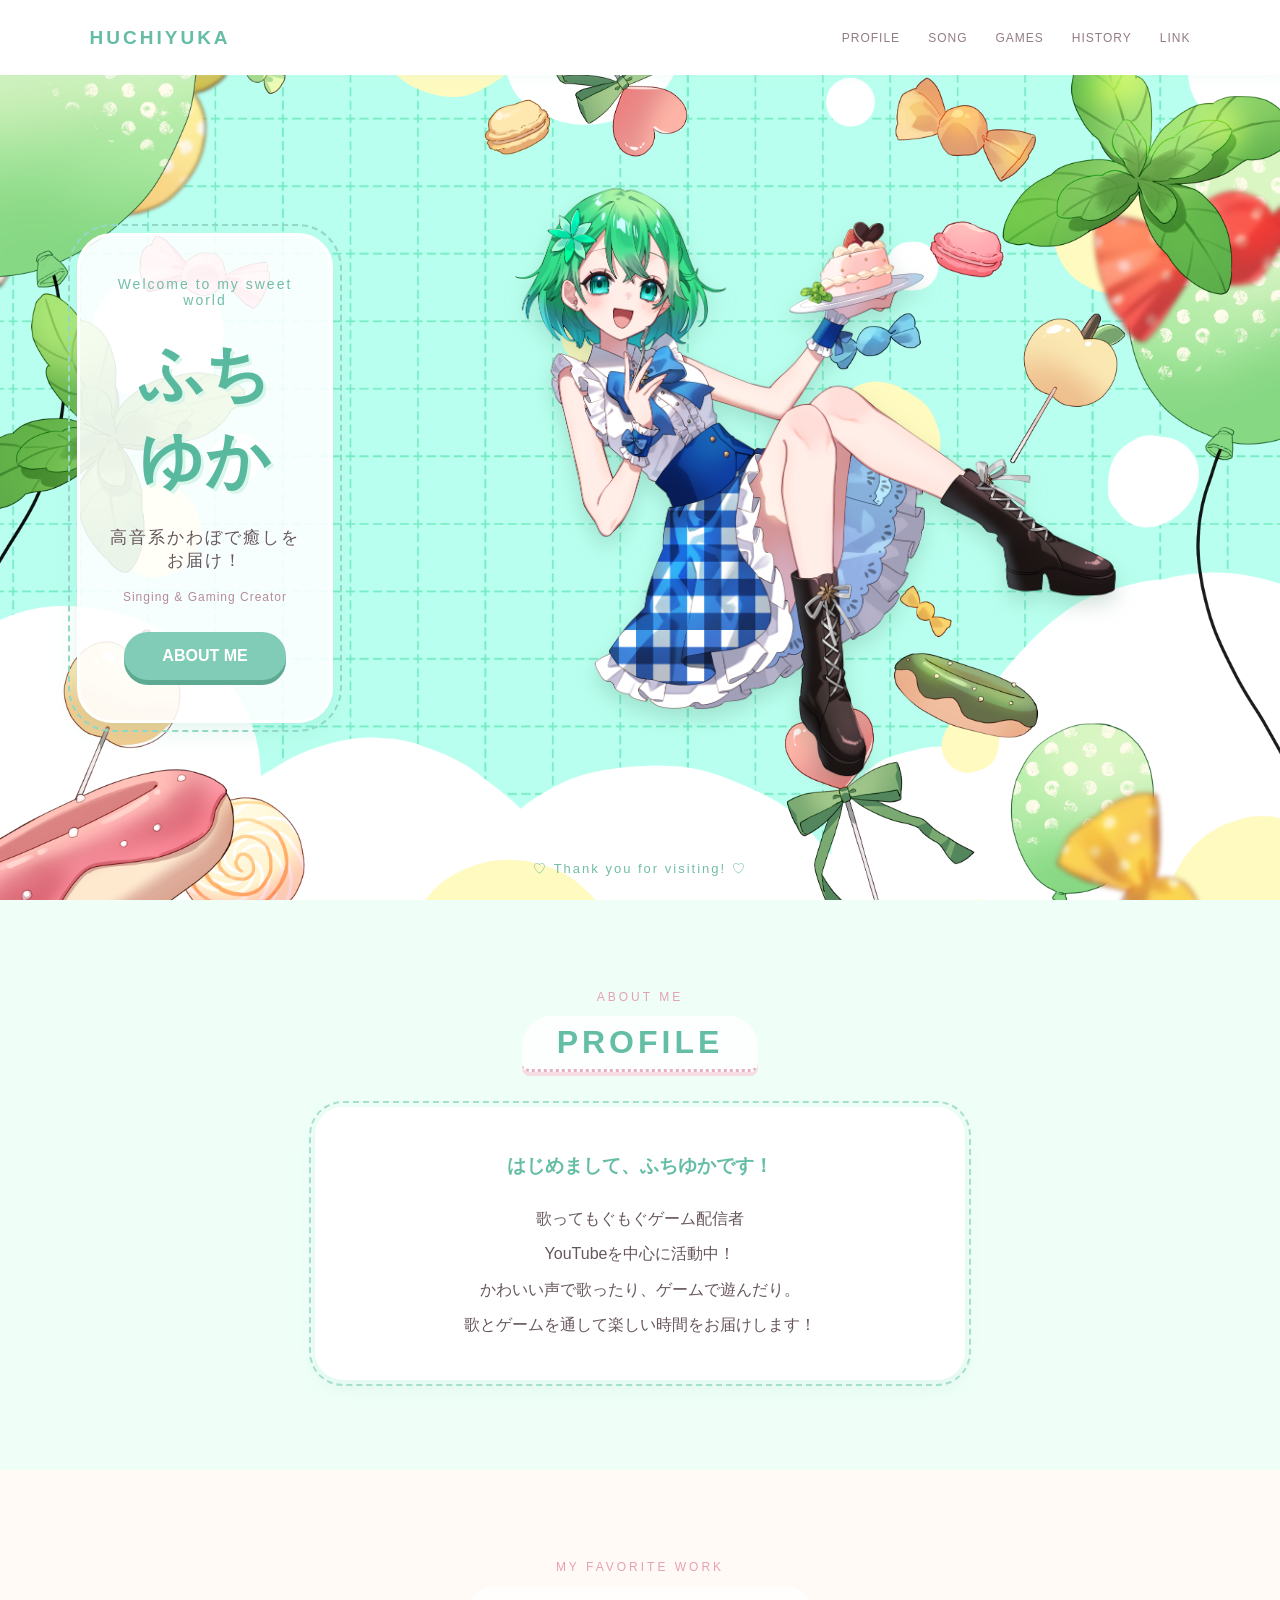
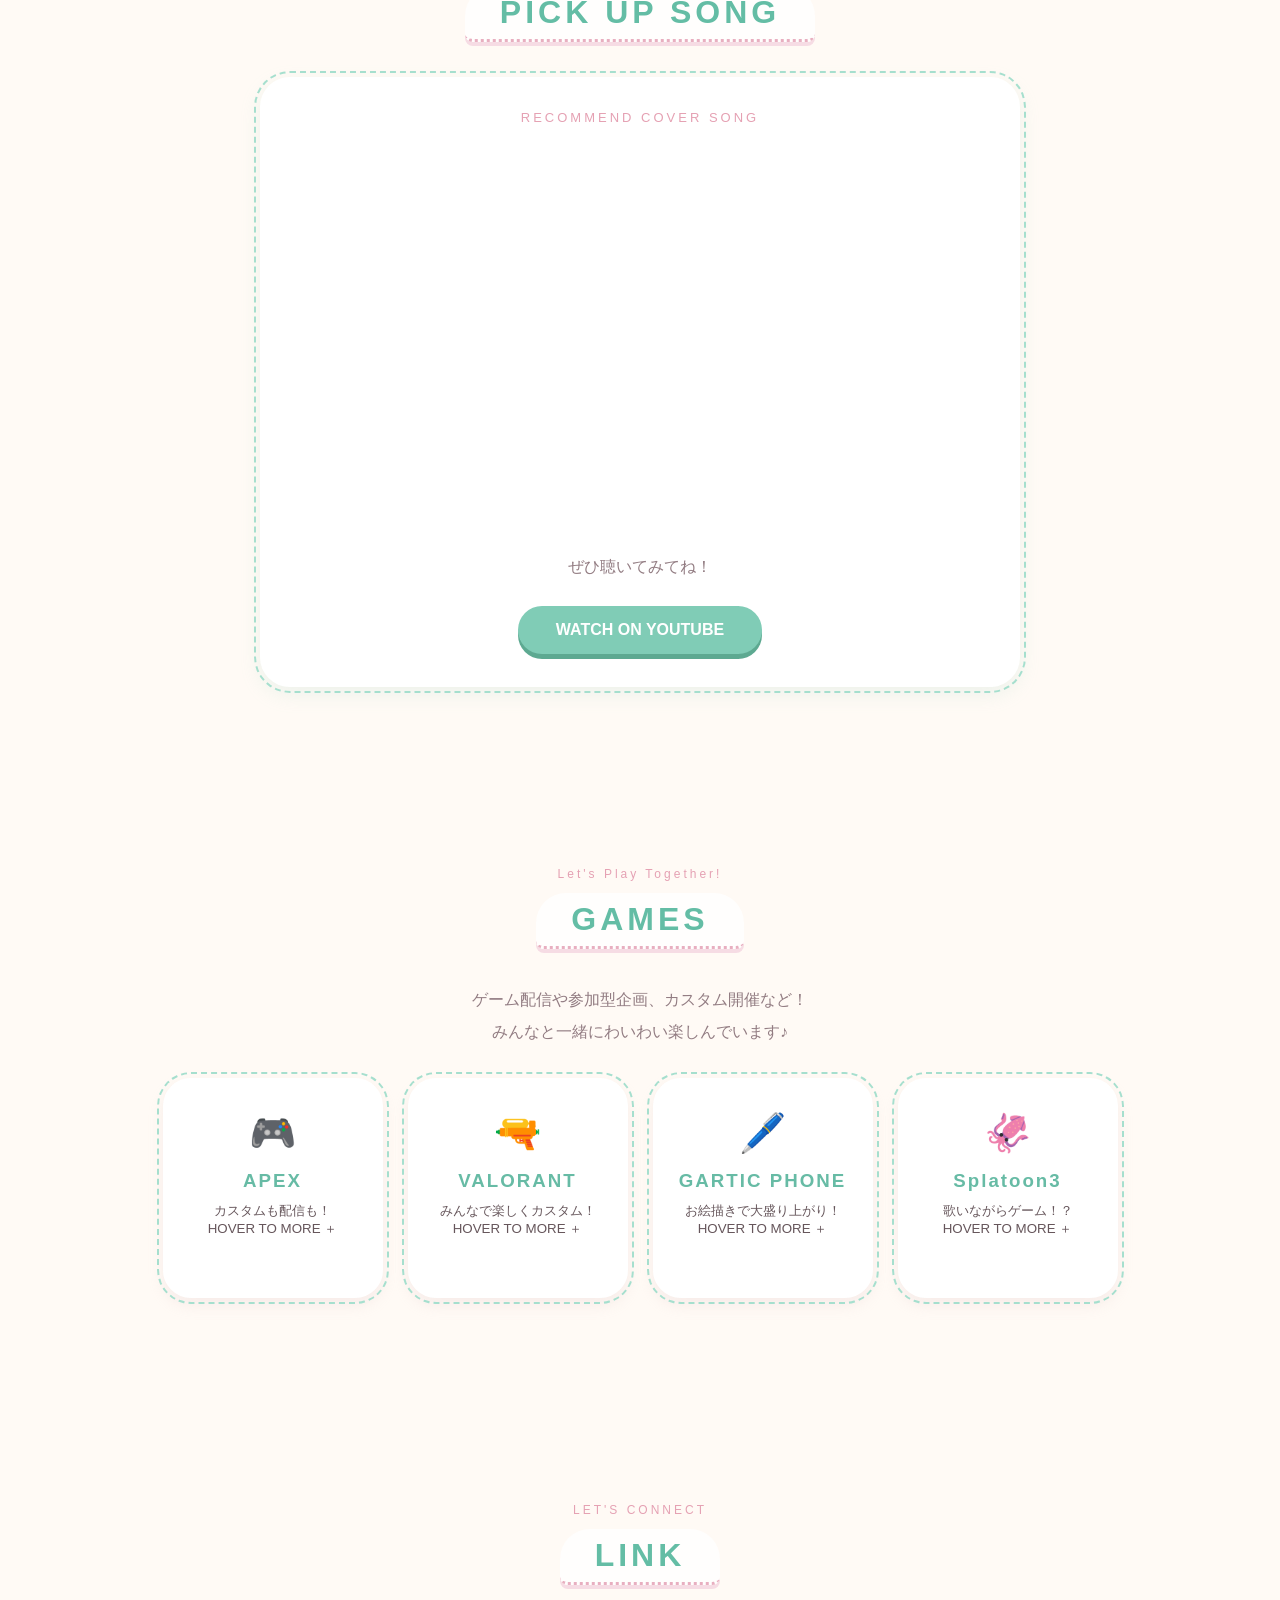
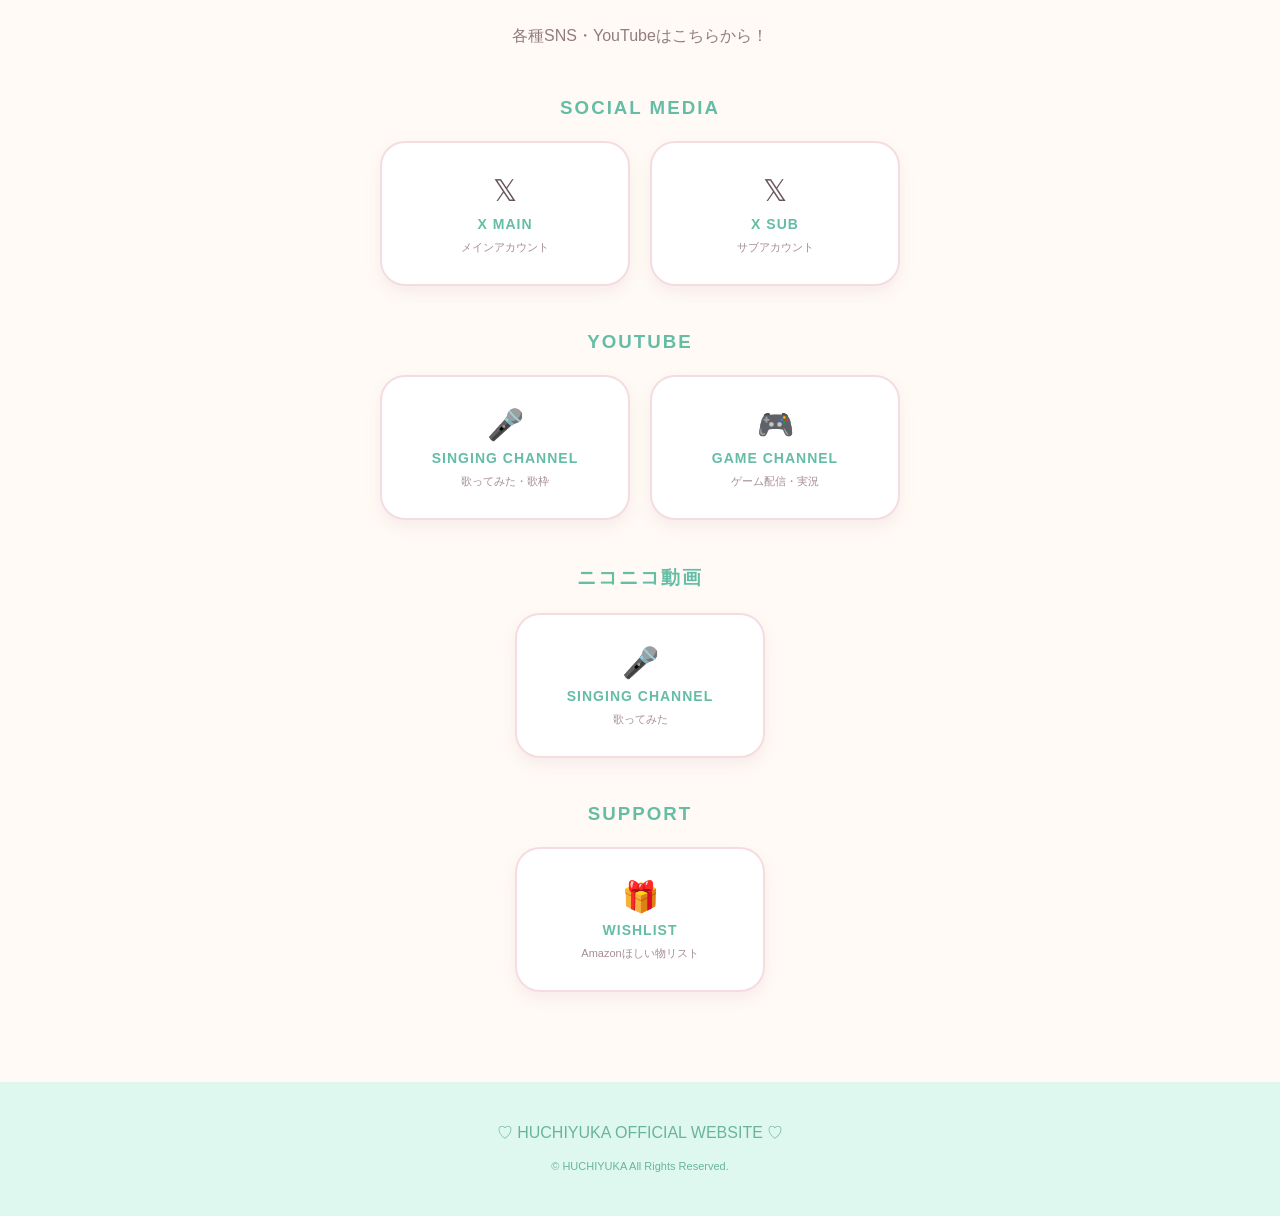
<file: index.html>
<!DOCTYPE html>
<html lang="ja">
<head>
  <meta charset="UTF-8">
  <meta name="viewport" content="width=device-width, initial-scale=1.0">
  <title>ふちゆか Official Website</title>
  <meta name="referrer" content="strict-origin-when-cross-origin">
  <link rel="stylesheet" href="style.css">
</head>

<body>

  <!-- HEADER -->
  <header>
    <a href="#" class="logo">HUCHIYUKA</a>

    <nav>
      <a href="#profile">PROFILE</a>
      <a href="#song">SONG</a>
      <a href="#games">GAMES</a>
      <a href="history.html">HISTORY</a>
      <a href="#links">LINK</a>
    </nav>
  </header>

  <main>

    <!-- TOP -->
    <section class="hero">

      <div class="hero-decoration">
        <img src="images/sweets.png" class="sweets" alt="">
        <img src="images/ribbons.png" class="ribbons" alt="">
        <img src="images/balloon.png" class="deco balloon" alt="">
        <img src="images/candy.png" class="deco candy" alt="">
        <img src="images/mint.png" class="deco mint" alt="">
        <img src="images/dounut.png" class="deco dounut" alt="">
      </div>

      <div class="hero-content">
        <div class="hero-text hero-reveal">
          <p class="subtitle">Welcome to my sweet world</p>
          <h1>ふちゆか</h1>
          <p class="catchcopy">
            高音系かわぼで癒しをお届け！
          </p>
          <p class="description">
            Singing & Gaming Creator
          </p>
          <a href="#profile" class="button">
            ABOUT ME
          </a>
        </div>

        <div class="hero-character">
          <img src="images/character.png" alt="ふちゆか">
        </div>
      </div>

      <div class="hero-bottom">
        ♡ Thank you for visiting! ♡
      </div>

    </section>


    <!-- PROFILE -->
    <section id="profile" class="content-section reveal">

      <p class="section-subtitle">ABOUT ME</p>
      <h2>PROFILE</h2>

      <div class="profile-card">
        <h3>はじめまして、ふちゆかです！</h3>

        <p>
          歌ってもぐもぐゲーム配信者<br>
          YouTubeを中心に活動中！
        </p>

        <p>
          かわいい声で歌ったり、ゲームで遊んだり。<br>
          歌とゲームを通して楽しい時間をお届けします！
        </p>
      </div>

    </section>


    <!-- PICK UP SONG -->
    <section id="song" class="content-section reveal">

      <p class="section-subtitle">MY FAVORITE WORK</p>
      <h2>PICK UP SONG</h2>

      <div class="song-card">

        <p class="song-label">RECOMMEND COVER SONG</p>

      <div class="youtube-embed">
       <iframe
       src="https://www.youtube.com/embed/Nbw0Ee-t6vM?si=IHSoyBBHcnnlxlWM"
       title="ふちゆかの歌ってみた"
       width="560"
       height="315"
       referrerpolicy="strict-origin-when-cross-origin"
       allow="accelerometer; autoplay; clipboard-write; encrypted-media; gyroscope; picture-in-picture; web-share"
       allowfullscreen>
      </iframe>
     </div>
        <p class="song-description">
          ぜひ聴いてみてね！
        </p>

        <a
          href="https://youtu.be/0Bvyuk-ifWA"
          target="_blank"
          rel="noopener noreferrer"
          class="button">
          WATCH ON YOUTUBE
        </a>

      </div>

    </section>


   
<!-- =========================
     GAMES
========================= -->

<section id="games" class="content-section">
  <p class="section-subtitle">Let's Play Together!</p>
  <h2>GAMES</h2>

  <p class="game-intro">
    ゲーム配信や参加型企画、カスタム開催など！
    <br>
    みんなと一緒にわいわい楽しんでいます♪
  </p>

  <div class="game-list">

    <!-- APEX -->
    <div class="activity-card game-card">
      <span>🎮</span>
      <h3>APEX</h3>
      <p class="game-catch">カスタムも配信も！</p>

      <div class="game-detail">
        <p>・カスタム開催・参加</p>
        <p>・参加型配信</p>
        <p>・練習配信</p>
        <p>・最高ランク：プラチナ</p>
      </div>

      <small class="game-hint">HOVER TO MORE ＋</small>
    </div>

    <!-- VALORANT -->
    <div class="activity-card game-card">
      <span>🔫</span>
      <h3>VALORANT</h3>
      <p class="game-catch">みんなで楽しくカスタム！</p>

      <div class="game-detail">
        <p>・定期ミニカスタム開催</p>
        <p>・みんなで楽しめる交流企画</p>
      </div>

      <small class="game-hint">HOVER TO MORE ＋</small>
    </div>

    <!-- GARTIC PHONE -->
    <div class="activity-card game-card">
      <span>🖊️</span>
      <h3>GARTIC PHONE</h3>
      <p class="game-catch">お絵描きで大盛り上がり！</p>

      <div class="game-detail">
        <p>・参加型配信</p>
        <p>・わいわいコラボ</p>
      </div>

      <small class="game-hint">HOVER TO MORE ＋</small>
    </div>

    <!-- SPLATOON3 -->
    <div class="activity-card game-card">
      <span>🦑</span>
      <h3>Splatoon3</h3>
      <p class="game-catch">歌いながらゲーム！？</p>

      <div class="game-detail">
        <p>・交流カスタム開催</p>
        <p>・歌いながらスプラトゥーン配信</p>
      </div>

      <small class="game-hint">HOVER TO MORE ＋</small>
    </div>

  </div>
</section>


    <!-- LINKS -->
    <section id="links" class="content-section reveal">

      <p class="section-subtitle">LET'S CONNECT</p>
      <h2>LINK</h2>

      <p class="link-intro">
        各種SNS・YouTubeはこちらから！
      </p>


      <!-- X -->
      <div class="link-category">
        <h3>SOCIAL MEDIA</h3>

        <div class="link-grid">

          <a
            href="https://x.com/Huchi_Yuka"
            target="_blank"
            rel="noopener noreferrer"
            class="link-card">
            <span>𝕏</span>
            <strong>X MAIN</strong>
            <small>メインアカウント</small>
          </a>

          <a
            href="https://x.com/Huchiyuka_5yen"
            target="_blank"
            rel="noopener noreferrer"
            class="link-card">
            <span>𝕏</span>
            <strong>X SUB</strong>
            <small>サブアカウント</small>
          </a>

        </div>
      </div>


      <!-- YOUTUBE -->
      <div class="link-category">
        <h3>YOUTUBE</h3>

        <div class="link-grid">

          <a
            href="https://www.youtube.com/@Huchi_Yuka"
            target="_blank"
            rel="noopener noreferrer"
            class="link-card">
            <span>🎤</span>
            <strong>SINGING CHANNEL</strong>
            <small>歌ってみた・歌枠</small>
          </a>

          <a
            href="https://www.youtube.com/@%E3%81%B5%E3%81%A1%E3%82%86%E3%81%8B%E3%81%AE%E9%81%8A%E3%81%B3%E5%A0%B4"
            target="_blank"
            rel="noopener noreferrer"
            class="link-card">
            <span>🎮</span>
            <strong>GAME CHANNEL</strong>
            <small>ゲーム配信・実況</small>
          </a>

        </div>
      </div>

     <!-- NICONICO -->
      <div class="link-category">
        <h3>ニコニコ動画</h3>

        <div class="link-grid">
         <a
            href="https://www.nicovideo.jp/user/143961700"
            target="_blank"
            rel="noopener noreferrer"
            class="link-card">
            <span>🎤</span>
            <strong>SINGING CHANNEL</strong>
            <small>歌ってみた</small>
          </a>
       </div>
     </div>

      <!-- AMAZON -->
      <div class="link-category">
        <h3>SUPPORT</h3>

        <div class="link-grid">

          <a
            href="https://www.amazon.co.jp/hz/wishlist/ls/2YAOSUS3FIUIG?ref_=wl_share"
            target="_blank"
            rel="noopener noreferrer"
            class="link-card">
            <span>🎁</span>
            <strong>WISHLIST</strong>
            <small>Amazonほしい物リスト</small>
          </a>

        </div>
      </div>

    </section>

  </main>


  <!-- FOOTER -->
  <footer>
    <p>♡ HUCHIYUKA OFFICIAL WEBSITE ♡</p>
    <small>© HUCHIYUKA All Rights Reserved.</small>
  </footer>
<script>
  const revealElements = document.querySelectorAll(".reveal");

  const observer = new IntersectionObserver((entries) => {
    entries.forEach((entry) => {
      if (entry.isIntersecting) {
        entry.target.classList.add("show");
        observer.unobserve(entry.target);
      }
    });
  }, {
    threshold: 0.12
  });

  revealElements.forEach((element) => {
    observer.observe(element);
  });

  // 別ページから移動してきた場合
  window.addEventListener("load", () => {
    if (window.location.hash) {
      const target = document.querySelector(window.location.hash);

      if (target) {
        target.classList.add("show");

        target.querySelectorAll(".activity-card, .link-card")
          .forEach((card, index) => {
            card.style.animation = "none";

            requestAnimationFrame(() => {
              card.style.animation = "";
              card.style.animationDelay = `${index * 0.15}s`;
            });
          });

        setTimeout(() => {
          target.scrollIntoView({
            behavior: "smooth",
            block: "start"
          });
        }, 100);
      }
    }
  });
</script>
</body>
</html>
</file>
<file: style.css>
* {
  box-sizing: border-box;
  margin: 0;
  padding: 0;
}

html {
  scroll-behavior: smooth;
}

body {
  background: #fffaf5;
  color: #66565b;
  font-family: "Yu Gothic", "Meiryo", sans-serif;
}

/* =========================
   HEADER
========================= */

header {
  height: 75px;
  padding: 0 7%;
  display: flex;
  justify-content: space-between;
  align-items: center;
  background: #fff;
  position: sticky;
  top: 0;
  z-index: 100;
  box-shadow: 0 2px 12px #b9e9dc33;
}

.logo {
  color: #65bda6;
  font-weight: bold;
  font-size: 19px;
  letter-spacing: 3px;
  text-decoration: none;
}

nav {
  display: flex;
  gap: 28px;
}

nav a {
  color: #927c82;
  text-decoration: none;
  font-size: 12px;
  letter-spacing: 1px;
  transition: 0.3s;
}

nav a:hover {
  color: #e99bb0;
}

/* =========================
   TOP / HERO
========================= */

.hero {
  min-height: max(650px, calc(100vh - 75px));
  position: relative;
  overflow: hidden;

  background-image: url("images/background.png");
  background-size: cover;
  background-position: center;
  background-repeat: no-repeat;

  display: flex;
  align-items: center;
  justify-content: center;

  padding: 65px 6% 85px;
}

/* 装飾画像のレイヤー */

.hero-decoration {
  position: absolute;
  inset: 0;
  width: 100%;
  height: 100%;
  overflow: hidden;
  pointer-events: none;
  z-index: 1;
}

/* 全素材を背景と同じ範囲に重ねる */

.hero-decoration img {
  position: absolute;
  inset: 0;
  display: block;
  width: 100%;
  height: 100%;
  object-fit: cover;
  object-position: center;
  pointer-events: none;
}

/* 画像ごとに違う動き */

.hero-decoration .sweets {
  animation: sweets-float 5s ease-in-out infinite;
}

.hero-decoration .ribbons {
  animation: ribbons-float 6.5s ease-in-out infinite;
}

.hero-decoration .balloon {
  animation: balloon-float 4.2s ease-in-out infinite;
}

.hero-decoration .candy {
  animation: candy-float 5.7s ease-in-out infinite;
}

.hero-decoration .mint {
  animation: mint-float 4.8s ease-in-out infinite;
}

.hero-decoration .dounut {
  animation: dounut-float 7s ease-in-out infinite;
}

@keyframes sweets-float {
  0%, 100% { transform: translateY(0); }
  50% { transform: translateY(-7px); }
}

@keyframes ribbons-float {
  0%, 100% { transform: translateY(0); }
  50% { transform: translateY(9px); }
}

@keyframes balloon-float {
  0%, 100% { transform: translateY(0); }
  50% { transform: translateY(-12px); }
}

@keyframes candy-float {
  0%, 100% { transform: translateY(0); }
  50% { transform: translateY(7px); }
}

@keyframes mint-float {
  0%, 100% { transform: translateY(0); }
  50% { transform: translateY(-9px); }
}

@keyframes dounut-float {
  0%, 100% { transform: translateY(0); }
  50% { transform: translateY(11px); }
}

/* 文字とキャラクター */

.hero-content {
  width: 100%;
  max-width: 1600px;
  margin: auto;

  display: flex;
  align-items: center;
  justify-content: center;
  gap: 20px;

  position: relative;
  z-index: 2;
}

.hero-text {
  flex: 0 1 430px;
  width: 100%;
  min-width: 0;
  text-align: center;

  background: #ffffffdf;
  border: 3px solid #fff;
  outline: 2px dashed #91d8c5;
  outline-offset: 7px;
  border-radius: 35px;

  padding: 40px 30px;
  box-shadow: 0 8px 25px #75cdb333;
}

.subtitle {
  color: #72bda8;
  font-size: 14px;
  letter-spacing: 2px;
}

.hero h1 {
  font-size: clamp(42px, 5vw, 68px);
  color: #58b99e;
  margin: 22px 0;
  text-shadow: 3px 3px #d9f6eb;
}

.catchcopy {
  font-size: 17px;
  letter-spacing: 2px;
}

.description {
  margin-top: 18px;
  font-size: 12px;
  color: #b58c9a;
  letter-spacing: 1px;
}

.button {
  display: inline-block;
  margin-top: 28px;
  padding: 15px 38px;
  border-radius: 40px;
  background: #80ccb6;
  color: white;
  font-weight: bold;
  text-decoration: none;
  box-shadow: 0 5px 0 #5da991;
  transition: 0.2s;
}

.button:hover {
  transform: translateY(3px);
  box-shadow: 0 2px 0 #5da991;
}

/* キャラクター */

.hero-character {
  flex: 0 0 850px;
  width: 850px;
  max-width: none;

  display: flex;
  justify-content: center;
  align-items: center;

  animation: character-float 4.5s ease-in-out infinite;
}

.hero-character img {
  display: block;
  width: 100%;
  max-height: 1100px;
  object-fit: contain;
  filter: drop-shadow(0 10px 10px #558c7040);
}

@keyframes character-float {
  0%, 100% { transform: translateY(0); }
  50% { transform: translateY(-12px); }
}

/* トップ下部のメッセージ */

.hero-bottom {
  position: absolute;
  bottom: 22px;
  left: 0;
  width: 100%;
  text-align: center;

  color: #72bda8;
  font-size: 13px;
  letter-spacing: 2px;

  z-index: 3;
  pointer-events: none;
}

/* =========================
   CONTENT SECTIONS
========================= */

.content-section {
  padding: 90px 20px;
  text-align: center;
  position: relative;
  overflow: hidden;
}

#profile {
  background: #effff8;
}

#activity {
  background: #fff1f2;
}

#schedule {
  background: #fffbe5;
}

#contact {
  background: #effff8;
}

.section-subtitle {
  color: #e5a1b3;
  font-size: 12px;
  letter-spacing: 3px;
}

.content-section h2 {
  display: inline-block;
  color: #64bda5;
  font-size: 32px;
  letter-spacing: 4px;
  margin: 12px 0 35px;
  padding: 8px 35px;

  background: #ffffffc9;
  border-radius: 30px 30px 8px 8px;
  box-shadow: 0 4px 0 #f6dce4;
  border-bottom: 3px dotted #e8afc0;
}

.profile-card {
  max-width: 650px;
  margin: auto;
  padding: 35px;

  background: white;
  border: 3px solid white;
  outline: 2px dashed #a6dfce;
  outline-offset: 4px;
  border-radius: 28px;

  box-shadow: 0 7px 20px #a4d8c633;
  line-height: 2.2;
}

.profile-card h3 {
  color: #65bda6;
  margin-bottom: 15px;
}

.activity-list {
  display: flex;
  justify-content: center;
  gap: 25px;
  flex-wrap: wrap;
}

.activity-card {
  width: 220px;
  padding: 30px 20px;

  background: white;
  border: 3px solid white;
  outline: 2px dashed #a6dfce;
  outline-offset: 4px;
  border-radius: 28px;

  box-shadow: 0 7px 15px #d9b9c033;
  transition: 0.3s;
}

.activity-card:hover {
  transform: translateY(-7px);
}

.activity-card span {
  font-size: 38px;
}

.activity-card h3 {
  color: #67bba5;
  margin: 15px 0 10px;
  letter-spacing: 2px;
}

.activity-card p {
  font-size: 13px;
}

/* =========================
   FOOTER
========================= */

footer {
  background: #dff8ef;
  text-align: center;
  padding: 35px 15px;
  color: #69b49e;
  line-height: 2;
}

footer small {
  font-size: 11px;
}

/* =========================
   TABLET / SMARTPHONE
========================= */

@media (max-width: 1000px) {

  .hero {
    min-height: auto;
    padding: 65px 20px 85px;
  }

  .hero-content {
    flex-direction: column;
    gap: 35px;
  }

  .hero-text {
    flex: none;
    width: min(100%, 460px);
  }

 .hero-character {
  flex: none;
  width: min(100%, 650px);
}

.hero-character img {
  max-height: 750px;
}
}

@media (max-width: 700px) {

  header {
    height: auto;
    padding: 18px 15px;
    flex-direction: column;
    gap: 15px;
  }

  nav {
    gap: 16px;
  }

  nav a {
    font-size: 10px;
  }

  .hero {
    padding: 50px 15px 75px;
  }

  .hero-content {
    gap: 30px;
  }

  .hero-text {
    width: min(100%, 420px);
    padding: 30px 18px;
  }

  .hero h1 {
    font-size: 48px;
  }

  .catchcopy {
    font-size: 14px;
  }

 .hero-character {
  width: min(100%, 550px);
}

.hero-character img {
  max-height: 650px;
}

  .hero-bottom {
    font-size: 11px;
    bottom: 18px;
  }

  .content-section {
    padding: 65px 15px;
  }

  .content-section h2 {
    font-size: 26px;
  }

  .activity-card {
    width: 90%;
    max-width: 320px;
  }
}

/* =========================
   SONG SECTION
========================= */

.song-card {
  max-width: 760px;
  margin: 0 auto;
  padding: 30px;

  background: white;
  border: 3px solid white;
  outline: 2px dashed #a6dfce;
  outline-offset: 4px;
  border-radius: 30px;

  box-shadow: 0 7px 20px #a4d8c633;
}

.song-label {
  color: #e5a1b3;
  font-size: 13px;
  letter-spacing: 3px;
  margin-bottom: 20px;
}

.youtube-embed {
  position: relative;
  width: 100%;
  aspect-ratio: 16 / 9;
  overflow: hidden;
  border-radius: 18px;
}

.youtube-embed iframe {
  position: absolute;
  width: 100%;
  height: 100%;
  inset: 0;
  border: none;
}

.song-description {
  margin-top: 22px;
  color: #927c82;
}


/* =========================
   GAME SECTION
========================= */

.game-intro,
.link-intro {
  margin-bottom: 30px;
  color: #927c82;
  line-height: 2;
}

.game-list {
  display: flex;
  justify-content: center;
  flex-wrap: wrap;
  gap: 25px;
  max-width: 1000px;
  margin: 0 auto 25px;
}


/* =========================
   LINK SECTION
========================= */

.link-category {
  max-width: 850px;
  margin: 45px auto 0;
}

.link-category h3 {
  color: #65bda6;
  margin-bottom: 22px;
  letter-spacing: 2px;
}

.link-grid {
  display: flex;
  justify-content: center;
  flex-wrap: wrap;
  gap: 20px;
}

.link-card {
  width: 250px;
  min-height: 145px;
  padding: 25px 15px;

  display: flex;
  flex-direction: column;
  justify-content: center;
  align-items: center;
  gap: 8px;

  background: white;
  border: 2px solid #f5dce3;
  border-radius: 25px;

  text-decoration: none;
  color: #66565b;

  box-shadow: 0 7px 15px #d9b9c033;
  transition: 0.3s;
}

.link-card:hover {
  transform: translateY(-7px);
  box-shadow: 0 10px 20px #a4d8c655;
}

.link-card span {
  font-size: 30px;
}

.link-card strong {
  color: #65bda6;
  font-size: 14px;
  letter-spacing: 1px;
}

.link-card small {
  color: #a58c94;
  font-size: 11px;
}


/* =========================
   MOBILE
========================= */

@media (max-width: 700px) {

  .song-card {
    padding: 18px;
  }

  .link-card {
    width: 90%;
    max-width: 320px;
  }

  .game-list {
    gap: 20px;
  }

}


/* OTHER WORKS の配置修正 */
.other-works {
  display: grid;
  grid-template-columns: repeat(2, minmax(0, 1fr));
  justify-content: center;
  gap: 24px;
  max-width: 850px;
  width: 100%;
  margin: 0 auto;
}

.other-work-card {
  width: 100%;
  max-width: none;
  box-sizing: border-box;
  min-height: 110px;
}

/* ニコニコカードの配置修正 */
.niconico-card {
  width: 100%;
  max-width: 500px;
  box-sizing: border-box;
  margin: 20px auto;
  text-align: center;
  padding: 24px;
}

.niconico-card iframe {
  display: block;
  width: 100%;
  max-width: 312px;
  margin: 15px auto;
}

.niconico-card a {
  display: inline-block;
}

/* スマホ */
@media (max-width: 700px) {
  .other-works {
    grid-template-columns: 1fr;
    max-width: 450px;
  }

  .niconico-card {
    max-width: 100%;
  }
}
.history-content .youtube-embed {
  width: 100%;
  margin-top: 18px;
}

.history-content .youtube-embed iframe {
  width: 100%;
  aspect-ratio: 16 / 9;
  height: auto;
  display: block;
}

/* 合唱・コラボ動画一覧 */
.youtube-video-grid {
  display: grid;
  grid-template-columns: repeat(2, minmax(0, 1fr));
  gap: 18px;
  margin-top: 20px;
}

.youtube-video-card {
  display: block;
  overflow: hidden;
  background: #f7fcfa;
  border: 1px solid #d9eee8;
  border-radius: 14px;
  text-decoration: none;
  color: #579f90;
  transition: transform 0.2s, box-shadow 0.2s;
}

.youtube-video-card:hover {
  transform: translateY(-4px);
  box-shadow: 0 5px 15px #b8ded555;
}

.youtube-video-card img {
  display: block;
  width: 100%;
  aspect-ratio: 16 / 9;
  object-fit: cover;
}

.youtube-video-title {
  padding: 12px;
  font-size: 14px;
  font-weight: bold;
  line-height: 1.5;
}

@media (max-width: 600px) {
  .youtube-video-grid {
    grid-template-columns: 1fr;
  }
}

.youtube-more-button {
  grid-column: 1 / -1;
  justify-self: center;
  margin-top: 12px;
  padding: 10px 30px;
  border: 1px solid #9bd5c5;
  border-radius: 30px;
  background: white;
  color: #579f90;
  font-weight: bold;
  cursor: pointer;
}

.youtube-more-button:hover {
  background: #effaf6;
}

/* =========================
   SCROLL REVEAL
========================= */

/* セクション全体 */
.reveal {
  opacity: 0;
  transform: translateY(35px);
  transition:
    opacity 0.8s ease,
    transform 0.8s cubic-bezier(0.22, 1, 0.36, 1);
}

.reveal.show {
  opacity: 1;
  transform: translateY(0);
}

/* トップの文字 */
.hero-reveal {
  animation: heroFadeUp 1.2s ease both;
}

@keyframes heroFadeUp {
  from {
    opacity: 0;
    transform: translateY(25px);
  }
  to {
    opacity: 1;
    transform: translateY(0);
  }
}

/* =========================
   POP POP CARDS
========================= */

.activity-card,
.link-card,
.profile-card,
.song-card {
  opacity: 0;
  transform: translateY(25px) scale(0.92);
}

/* 表示されたセクションのカード */
.reveal.show .activity-card,
.reveal.show .link-card,
.reveal.show .profile-card,
.reveal.show .song-card {
  animation: popIn 0.65s cubic-bezier(0.34, 1.56, 0.64, 1) both;
}

@keyframes popIn {
  0% {
    opacity: 0;
    transform: translateY(25px) scale(0.85);
  }

  65% {
    opacity: 1;
    transform: translateY(-5px) scale(1.04);
  }

  100% {
    opacity: 1;
    transform: translateY(0) scale(1);
  }
}

/* ゲームカードの順番 */
.activity-card:nth-child(2) {
  animation-delay: 0.15s;
}

.activity-card:nth-child(3) {
  animation-delay: 0.30s;
}

.activity-card:nth-child(4) {
  animation-delay: 0.45s;
}

/* リンクカードの順番 */
.link-card:nth-child(2) {
  animation-delay: 0.15s;
}

/* =========================
   HISTORY TIMELINE
========================= */

.history-section {
  text-align: center;
}

.history-intro {
  color: #78666b;
  line-height: 2;
  margin-bottom: 35px;
}

/* カテゴリボタン */
.history-filters {
  display: flex;
  justify-content: center;
  flex-wrap: wrap;
  gap: 12px;
  margin: 35px auto 55px;
}

.history-filter {
  padding: 11px 24px;
  border: 1px solid #c9e4d9;
  border-radius: 30px;
  background: #fff;
  color: #477568;
  font-size: 13px;
  font-weight: bold;
  cursor: pointer;
  transition: 0.25s;
}

.history-filter:hover {
  background: #edf8f2;
  transform: translateY(-2px);
}

.history-filter.active {
  background: #75bda8;
  border-color: #75bda8;
  color: #fff;
  box-shadow: 0 3px 9px #75bda833;
}

/* タイムライン全体 */
.history-timeline {
  max-width: 1000px;
  margin: 0 auto;
  position: relative;
  padding: 10px 0 30px;
}

/* 中央の縦線 */
.history-timeline::before {
  content: "";
  position: absolute;
  top: 0;
  bottom: 0;
  left: 50%;
  width: 3px;
  background: #cce8dc;
  transform: translateX(-50%);
}

/* 年の見出し */
.history-year {
  position: relative;
  z-index: 2;
  width: 100%;
  margin: 35px 0;
  text-align: center;
}

.history-year span {
  display: inline-block;
  padding: 9px 27px;
  background: #75bda8;
  color: #fff;
  border-radius: 30px;
  font-size: 18px;
  font-weight: bold;
  letter-spacing: 2px;
  box-shadow: 0 3px 0 #559c87;
}

/* フィルターで非表示 */
.history-year.hidden,
.history-item.hidden {
  display: none;
}

/* 各項目 */
.history-item {
  width: 50%;
  position: relative;
  padding: 15px 45px 35px 0;
  text-align: left;
}

/* 左右交互に配置 */
.history-item:nth-of-type(even) {
  margin-left: 50%;
  padding: 15px 0 35px 45px;
}

/* 中央の丸 */
.history-item::after {
  content: "";
  position: absolute;
  top: 30px;
  right: -9px;
  width: 15px;
  height: 15px;
  border-radius: 50%;
  background: #e99bb0;
  border: 4px solid #fffaf5;
  z-index: 2;
}

.history-item:nth-of-type(even)::after {
  right: auto;
  left: -9px;
}

/* 日付 */
.history-date {
  display: inline-block;
  color: #285f50;
  background: #e3f4ec;
  border: 1px solid #c9e8da;
  border-radius: 20px;
  padding: 7px 15px;
  margin-bottom: 12px;
  font-size: 14px;
  font-weight: 800;
  letter-spacing: 0.5px;
  opacity: 1;
}

/* カード */
.history-content {
  background: #fff;
  border: 1px solid #e2eee7;
  border-radius: 18px;
  padding: 24px;
  box-shadow: 0 5px 18px rgba(84, 130, 109, 0.09);
  transition: transform 0.25s, box-shadow 0.25s;
}

.history-content:hover {
  transform: translateY(-4px);
  box-shadow: 0 9px 22px rgba(84, 130, 109, 0.15);
}

/* カテゴリタグ */
.history-tag {
  display: inline-block;
  color: #548477;
  background: #edf7f1;
  border-radius: 20px;
  padding: 5px 11px;
  margin-bottom: 8px;
  font-size: 10px;
  letter-spacing: 1.5px;
  font-weight: bold;
}

/* タイトル */
.history-content h3 {
  color: #51434a;
  margin: 5px 0 10px;
  font-size: 17px;
  line-height: 1.7;
}

/* 説明文 */
.history-content p {
  color: #706267;
  line-height: 1.9;
  font-size: 13px;
  margin: 5px 0;
}

/* 作品リンク */
.history-content > a {
  display: inline-block;
  margin-top: 12px;
  color: #397966;
  font-weight: bold;
  text-decoration: none;
}

.history-content > a:hover {
  color: #d87998;
  text-decoration: underline;
}

/* 合唱動画 */
.history-content .youtube-video-grid {
  width: 100%;
  margin-top: 20px;
}

/* スマートフォン */
@media (max-width: 700px) {
  .history-filters {
    gap: 8px;
    margin: 25px auto 40px;
  }

  .history-filter {
    padding: 9px 16px;
    font-size: 11px;
  }

  .history-timeline {
    padding-left: 30px;
  }

  .history-timeline::before {
    left: 10px;
  }

  .history-item,
  .history-item:nth-of-type(even) {
    width: 100%;
    margin-left: 0;
    padding: 12px 0 25px 25px;
  }

  .history-item::after,
  .history-item:nth-of-type(even)::after {
    left: 1px;
    right: auto;
    top: 28px;
  }

  .history-year {
    text-align: left;
    margin: 25px 0 20px -30px;
  }

  .history-year span {
    font-size: 16px;
  }

  .history-date {
    font-size: 13px;
  }

  .history-content {
    padding: 19px 16px;
  }

  .history-content h3 {
    font-size: 15px;
  }
}

/* =========================
   FLOAT & FADE GAME DETAILS
========================= */

/* カード一覧 */
#games .game-list {
  align-items: flex-start;
}

/* カード本体：高さを固定 */
#games .game-card {
  position: relative;
  height: 220px;
  min-height: 220px;
  overflow: visible;
  z-index: 1;

  opacity: 1;
  transform: none;

  transition:
    box-shadow 0.4s ease,
    background 0.4s ease;
}

/* 詳細欄：通常は見えない */
#games .game-card .game-detail {
  position: absolute;
  top: calc(100% + 8px);
  left: 0;
  width: 100%;
  box-sizing: border-box;

  max-height: 180px;
  overflow: hidden;

  padding: 14px;
  margin: 0;

  background: #fff0f5;
  border: 2px solid #fff;
  border-radius: 20px;
  box-shadow: 0 8px 20px #d9b9c044;

  opacity: 0;
  visibility: hidden;
  pointer-events: none;

  transform: translateY(-12px) scale(0.96);

  transition:
    opacity 0.35s ease,
    transform 0.5s cubic-bezier(.16, 1, .3, 1),
    visibility 0.35s ease;
}

/* 詳細の文字 */
#games .game-card .game-detail p {
  color: #78666b;
  font-size: 12px;
  line-height: 1.9;
  text-align: left;
}

/* 見出し */
#games .game-card .game-detail::before {
  content: "PLAY STYLE";
  display: block;
  color: #c47e98;
  font-size: 10px;
  font-weight: bold;
  letter-spacing: 1.5px;
  margin-bottom: 6px;
}

/* ホバー */
#games .game-card:hover {
  background: #f7fffb;
  box-shadow: 0 10px 22px #a4d8c655;
  z-index: 20;
}

/* 詳細だけふわっと出す */
#games .game-card:hover .game-detail {
  opacity: 1;
  visibility: visible;
  transform: translateY(0) scale(1);
}

/* ヒント */
#games .game-card .game-hint {
  display: block;
  transition: opacity 0.25s ease;
}

#games .game-card:hover .game-hint {
  opacity: 0;
}

/* スマホ */
@media (max-width: 700px) {
  #games .game-card {
    height: auto;
    min-height: 220px;
  }

  #games .game-card .game-detail {
    position: static;
    max-height: none;
    opacity: 1;
    visibility: visible;
    pointer-events: auto;
    transform: none;
    margin-top: 14px;
    transition: none;
  }

  #games .game-card .game-hint {
    display: none;
  }
}

/* ゲーム詳細欄の切れを修正 */
#games .game-card .game-detail {
  max-height: none !important;
  overflow: visible !important;
}

#games .game-card:hover .game-detail {
  max-height: none !important;
  overflow: visible !important;
}

/* GAMESの詳細欄が切れないようにする */
#games {
  overflow: visible;
  position: relative;
  z-index: 2;
}

/* ホバーしたカードを前面に */
#games .game-card:hover {
  z-index: 20;
}

/* 次のLINKセクション */
#link {
  position: relative;
  z-index: 1;
}
</file>
